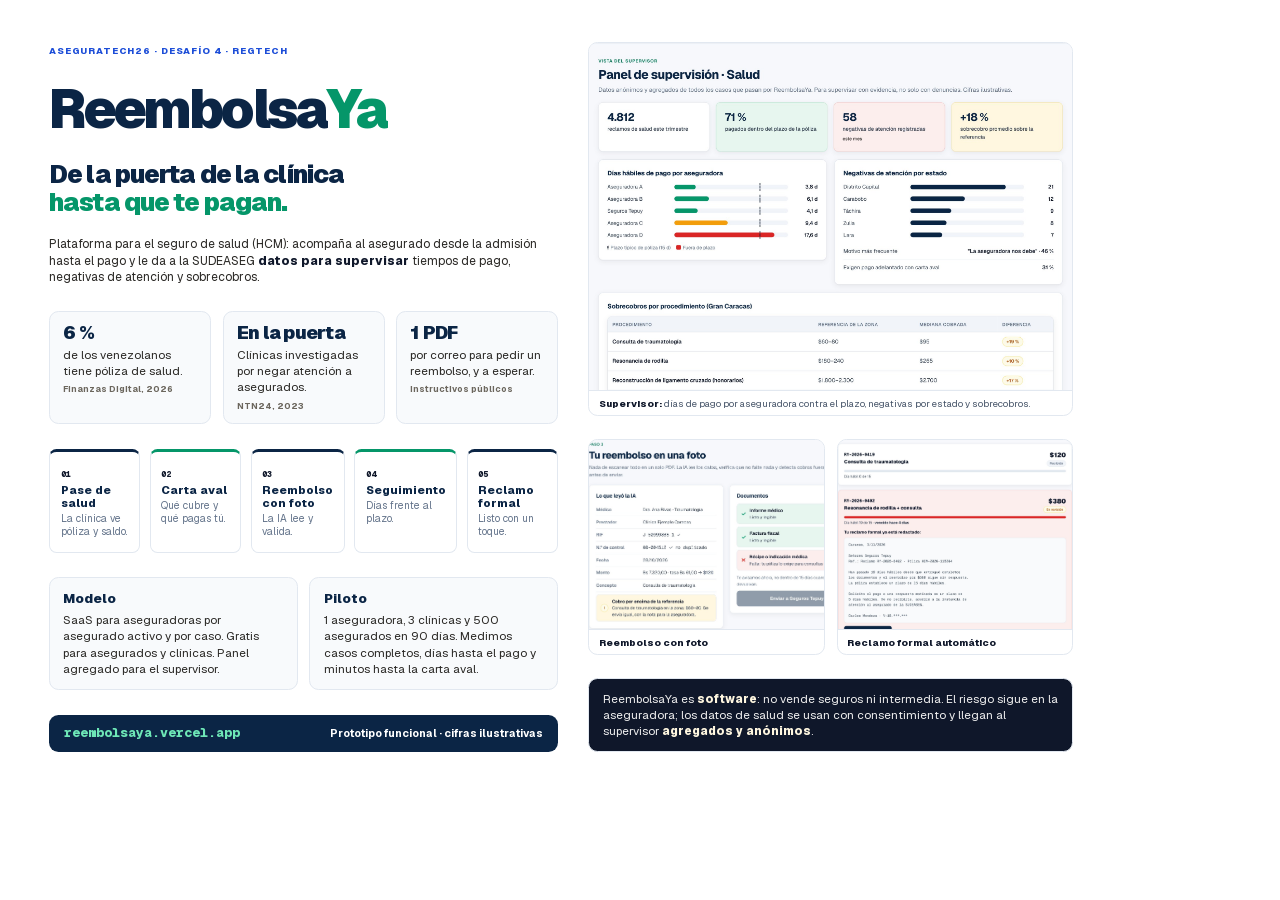
<file: postulacion/lamina.html>
<!DOCTYPE html>
<html lang="es">
<head>
<meta charset="utf-8">
<title>ReembolsaYa — Lámina resumen · AseguraTech26</title>
<style>
  @font-face { font-family: Geist; src: url(geist.woff2) format("woff2"); font-weight: 100 900; }
  @font-face { font-family: GeistMono; src: url(geist-mono.woff2) format("woff2"); font-weight: 100 900; }
  @page { size: 297mm 210mm; margin: 0; }
  :root { --tinta:#111; --papel:#fff8ec; --amarillo:#ffd60a; --menta:#8ff0a4; --rosa:#ff9ebb; --celeste:#9bd7ff; --lila:#c8b6ff; }
  * { box-sizing: border-box; margin: 0; padding: 0; }
  body { font-family: Geist, sans-serif; color: var(--tinta); font-size: 9pt; line-height: 1.4; -webkit-print-color-adjust: exact; print-color-adjust: exact; }
  .pagina { width: 297mm; height: 210mm; position: relative; overflow: hidden; padding: 11mm 13mm; background: var(--papel); background-image: radial-gradient(#e6dccb 0.35mm, transparent 0.4mm); background-size: 5mm 5mm; display: grid; grid-template-columns: 1.05fr 1fr; gap: 8mm; }
  .etq { display: inline-block; font-size: 7pt; font-weight: 800; letter-spacing: .08em; text-transform: uppercase; padding: 0.9mm 2.8mm; border: 0.5mm solid var(--tinta); border-radius: 99px; background: var(--amarillo); }
  .logo { font-size: 40pt; font-weight: 900; letter-spacing: -0.055em; line-height: 1; margin-top: 4mm; white-space: nowrap; }
  .logo span { background: var(--menta); border: 0.7mm solid var(--tinta); border-radius: 3mm; padding: 0 2.5mm 1mm; box-shadow: 1.3mm 1.3mm 0 var(--tinta); display: inline-block; transform: rotate(-3deg); margin-left: 1mm; }
  .lema { font-size: 19pt; font-weight: 900; letter-spacing: -0.035em; line-height: 1.1; margin-top: 4mm; }
  .lema mark { background: var(--amarillo); border: 0.5mm solid var(--tinta); border-radius: 1.5mm; padding: 0 1.5mm; }
  p { margin-top: 2.5mm; color: #2a2825; }
  b { font-weight: 800; color: var(--tinta); }
  h3 { font-size: 9.8pt; font-weight: 850; margin-bottom: 1mm; }
  .caja { border: 0.6mm solid var(--tinta); border-radius: 2.5mm; padding: 3mm 3.5mm; background: #fff; box-shadow: 1.1mm 1.1mm 0 var(--tinta); }
  .caja p { margin: 0; font-size: 8.8pt; }
  .prob { display: grid; grid-template-columns: 1fr 1fr 1fr; gap: 3mm; margin-top: 4mm; }
  .prob .n { font-size: 14pt; font-weight: 900; letter-spacing: -0.04em; line-height: 1.05; margin-bottom: 1mm; }
  .fuente { font-size: 6.5pt; font-weight: 700; color: #6b665d; margin-top: 1mm; }
  .viaje { display: grid; grid-template-columns: repeat(5, 1fr); border: 0.6mm solid var(--tinta); border-radius: 2.5mm; overflow: hidden; box-shadow: 1.1mm 1.1mm 0 var(--tinta); margin-top: 4mm; }
  .viaje > div { padding: 3.5mm 2.8mm; border-right: 0.6mm solid var(--tinta); }
  .viaje > div:last-child { border-right: 0; }
  .viaje .n { font-family: GeistMono, monospace; font-size: 6.5pt; font-weight: 800; }
  .viaje b { display: block; font-size: 8.5pt; margin: 0.6mm 0; line-height: 1.15; }
  .viaje p { font-size: 7.6pt; margin: 0; line-height: 1.3; }
  .der { display: flex; flex-direction: column; gap: 4mm; justify-content: space-between; }
  figure { border: 0.6mm solid var(--tinta); border-radius: 2.5mm; overflow: hidden; background: #fff; box-shadow: 1.1mm 1.1mm 0 var(--tinta); }
  figure img { display: block; width: 100%; }
  figcaption { font-size: 7.3pt; padding: 1.4mm 2.5mm; border-top: 0.6mm solid var(--tinta); }
  .dos { display: grid; grid-template-columns: 1fr 1fr; gap: 3mm; }
  .url { font-family: GeistMono, monospace; font-weight: 800; font-size: 10pt; background: var(--tinta); color: var(--amarillo); padding: 2.5mm 4mm; border-radius: 2.5mm; display: flex; justify-content: space-between; align-items: center; margin-top: auto; }
  .url span { color: #fff; font-family: Geist, sans-serif; font-weight: 700; font-size: 8pt; }

  /* ===== Estilo corporativo ===== */
  :root { --tinta:#0f172a; --papel:#f8fafc; --amarillo:#fff7e0; --menta:#e7f7ef; --rosa:#fdeeee; --celeste:#eaf2fe; --lila:#eef1fb; --gris:#64748b; --navy:#0b2545; --esm:#059669; }
  .pagina { background:#fff; background-image:none; }
  .etq { border:0; padding:0; background:none !important; color:#1d4ed8; letter-spacing:.1em; }
  h1, h2, h3 { color: var(--navy); }
  h1 { font-weight:750; letter-spacing:-0.03em; }
  h1 mark { background:none; border:0; padding:0; color:var(--esm); }
  .caja { border:0.3mm solid #e2e8f0; box-shadow:none; border-radius:2.5mm; background:#f8fafc; }
  .caja.am { background:#fffbeb; border-color:#fde68a; } .caja.me { background:#ecfdf5; border-color:#a7f3d0; } .caja.ro { background:#fef2f2; border-color:#fecaca; } .caja.ce { background:#eff6ff; border-color:#bfdbfe; } .caja.li { background:#eef2ff; border-color:#c7d2fe; }
  .caja.ne { background:var(--navy); border-color:var(--navy); } .caja.ne h3 { color:#fff; }
  .dato { color:var(--navy); font-weight:750; }
  figure { border:0.3mm solid #e2e8f0; box-shadow:none; border-radius:2.5mm; }
  figcaption { border-top:0.3mm solid #e2e8f0; color:#475569; }
  table { border:0.3mm solid #e2e8f0; border-radius:2mm; }
  th { background:#f1f5f9; color:#64748b; border-bottom:0.3mm solid #e2e8f0; }
  .viaje { border:0; box-shadow:none; gap:2.5mm; overflow:visible; }
  .viaje > div { background:#fff !important; border:0.3mm solid #e2e8f0 !important; border-top:0.8mm solid var(--navy) !important; border-radius:2mm; }
  .viaje > div:nth-child(2n) { border-top-color:var(--esm) !important; }
  .viaje b { color:var(--navy); } .viaje p { color:#64748b; }
  .num { background:var(--navy); color:#fff; border:0; }
  li::before { background:var(--esm); transform:none; border-radius:50%; width:1.6mm; height:1.6mm; top:1.8mm; }
  .pie { border-top:0.3mm solid #e2e8f0; color:#94a3b8; font-weight:500; }
  .url { background:var(--navy) !important; }
  .url, .url * { color:#fff !important; }
  .url { color:#6ee7b7 !important; }

  .logo { color:var(--navy); } .logo span { background:none; border:0; box-shadow:none; transform:none; color:var(--esm); padding:0; margin:0; }
  .lema { color:var(--navy); } .lema mark { background:none; border:0; color:var(--esm); padding:0; }
  .prob .n { color:var(--navy); }
</style>
</head>
<body>
<section class="pagina">
  <div style="display:flex;flex-direction:column;justify-content:space-between">
    <div><span class="etq">AseguraTech26 · Desafío 4 · RegTech</span></div>
    <div class="logo">Reembolsa<span>Ya</span></div>
    <div class="lema">De la puerta de la clínica<br><mark>hasta que te pagan.</mark></div>
    <p>Plataforma para el seguro de salud (HCM): acompaña al asegurado desde la admisión hasta el pago y le da a la SUDEASEG <b>datos para supervisar</b> tiempos de pago, negativas de atención y sobrecobros.</p>
    <div class="prob">
      <div class="caja"><div class="n">6 %</div><p>de los venezolanos tiene póliza de salud.</p><div class="fuente">Finanzas Digital, 2026</div></div>
      <div class="caja"><div class="n">En la puerta</div><p>Clínicas investigadas por negar atención a asegurados.</p><div class="fuente">NTN24, 2023</div></div>
      <div class="caja"><div class="n">1 PDF</div><p>por correo para pedir un reembolso, y a esperar.</p><div class="fuente">Instructivos públicos</div></div>
    </div>
    <div class="viaje">
      <div style="background:var(--menta)"><span class="n">01</span><b>Pase de salud</b><p>La clínica ve póliza y saldo.</p></div>
      <div style="background:var(--amarillo)"><span class="n">02</span><b>Carta aval</b><p>Qué cubre y qué pagas tú.</p></div>
      <div style="background:var(--rosa)"><span class="n">03</span><b>Reembolso con foto</b><p>La IA lee y valida.</p></div>
      <div style="background:var(--celeste)"><span class="n">04</span><b>Seguimiento</b><p>Días frente al plazo.</p></div>
      <div style="background:var(--lila)"><span class="n">05</span><b>Reclamo formal</b><p>Listo con un toque.</p></div>
    </div>
    <div class="dos" style="margin-top:4mm">
      <div class="caja"><h3>Modelo</h3><p>SaaS para aseguradoras por asegurado activo y por caso. Gratis para asegurados y clínicas. Panel agregado para el supervisor.</p></div>
      <div class="caja"><h3>Piloto</h3><p>1 aseguradora, 3 clínicas y 500 asegurados en 90 días. Medimos casos completos, días hasta el pago y minutos hasta la carta aval.</p></div>
    </div>
    <div class="url" style="margin-top:4mm">reembolsaya.vercel.app <span>Prototipo funcional · cifras ilustrativas</span></div>
  </div>
  <div class="der">
    <figure><img src="img/supervisor.jpg" alt="" style="height:92mm;object-fit:cover;object-position:top"><figcaption><b>Supervisor:</b> días de pago por aseguradora contra el plazo, negativas por estado y sobrecobros.</figcaption></figure>
    <div class="dos">
      <figure><img src="img/reembolso.jpg" alt="" style="height:50mm;object-fit:cover;object-position:top left"><figcaption><b>Reembolso con foto</b></figcaption></figure>
      <figure><img src="img/casos.jpg" alt="" style="height:50mm;object-fit:cover;object-position:0 22%"><figcaption><b>Reclamo formal automático</b></figcaption></figure>
    </div>
    <div class="caja" style="background:var(--tinta);color:#fff"><p style="color:#eee">ReembolsaYa es <b style="color:var(--amarillo)">software</b>: no vende seguros ni intermedia. El riesgo sigue en la aseguradora; los datos de salud se usan con consentimiento y llegan al supervisor <b style="color:var(--amarillo)">agregados y anónimos</b>.</p></div>
  </div>
</section>
</body>
</html>
</file>
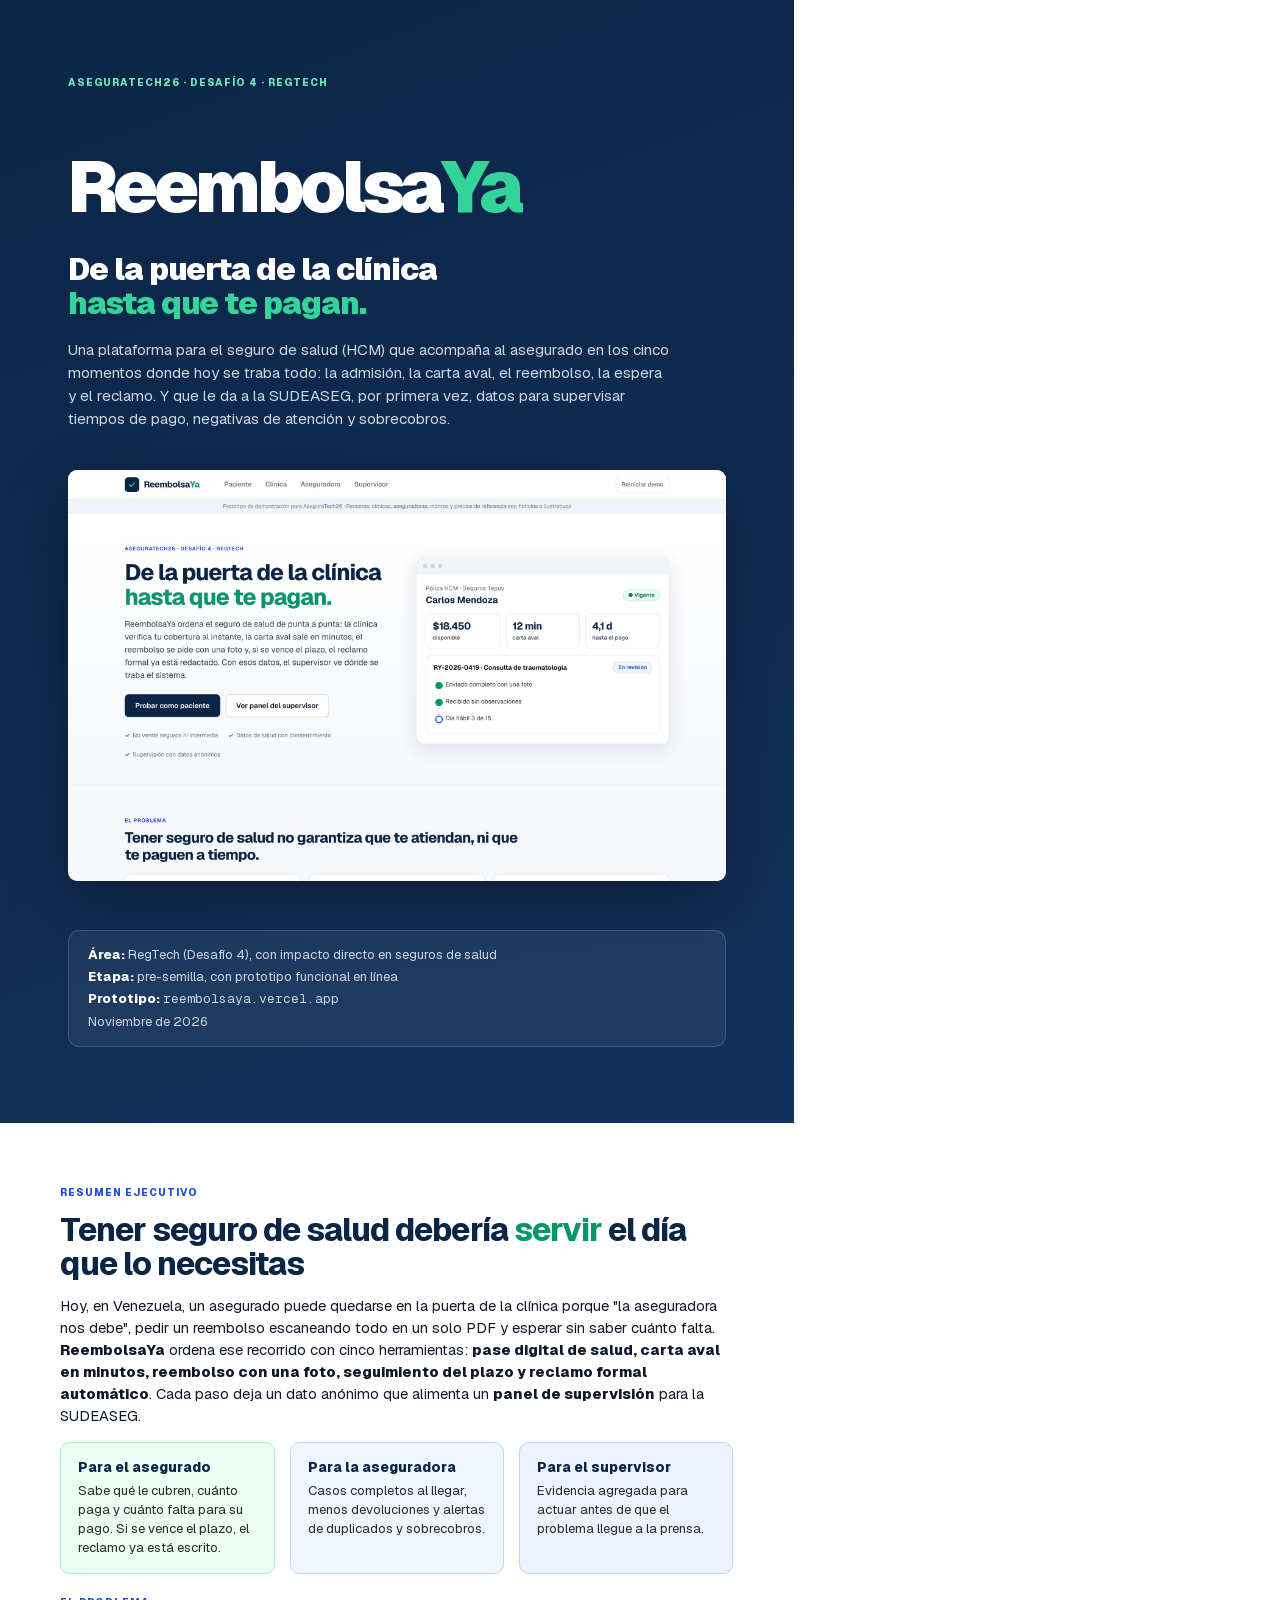
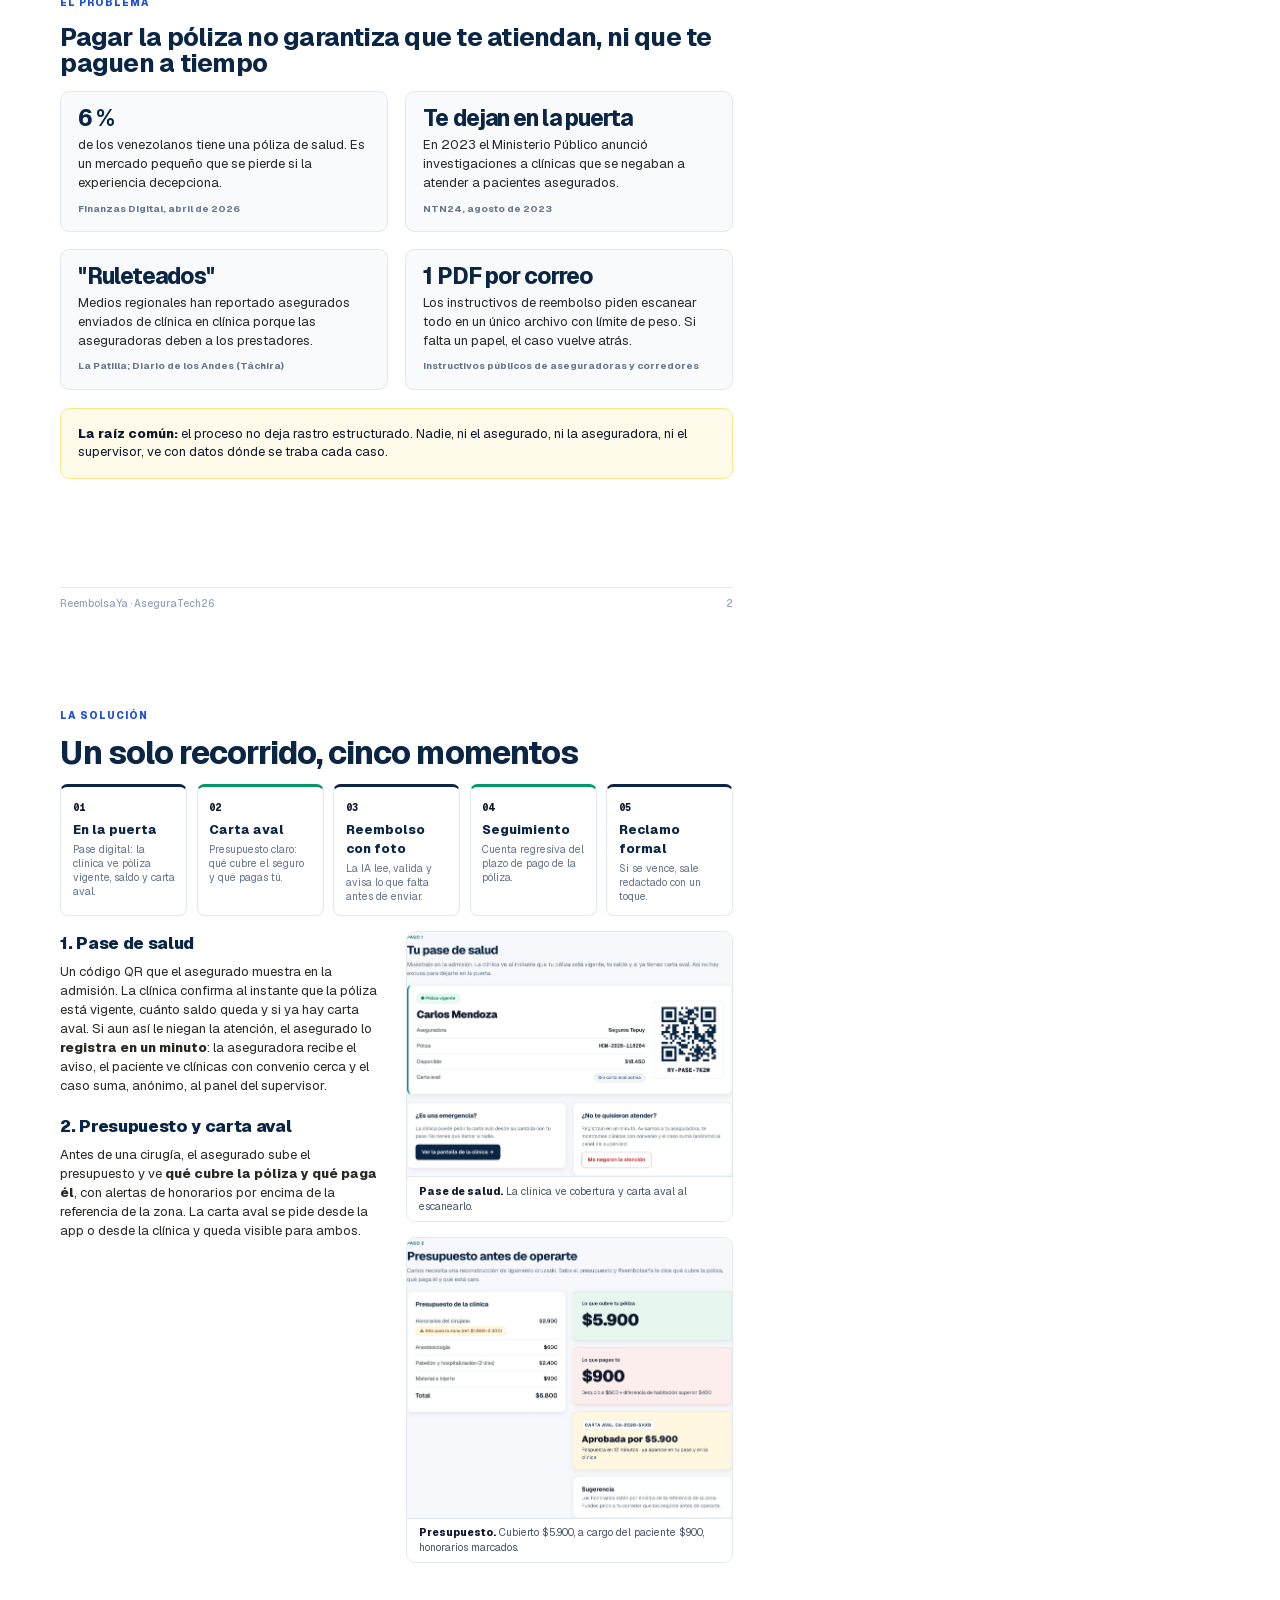
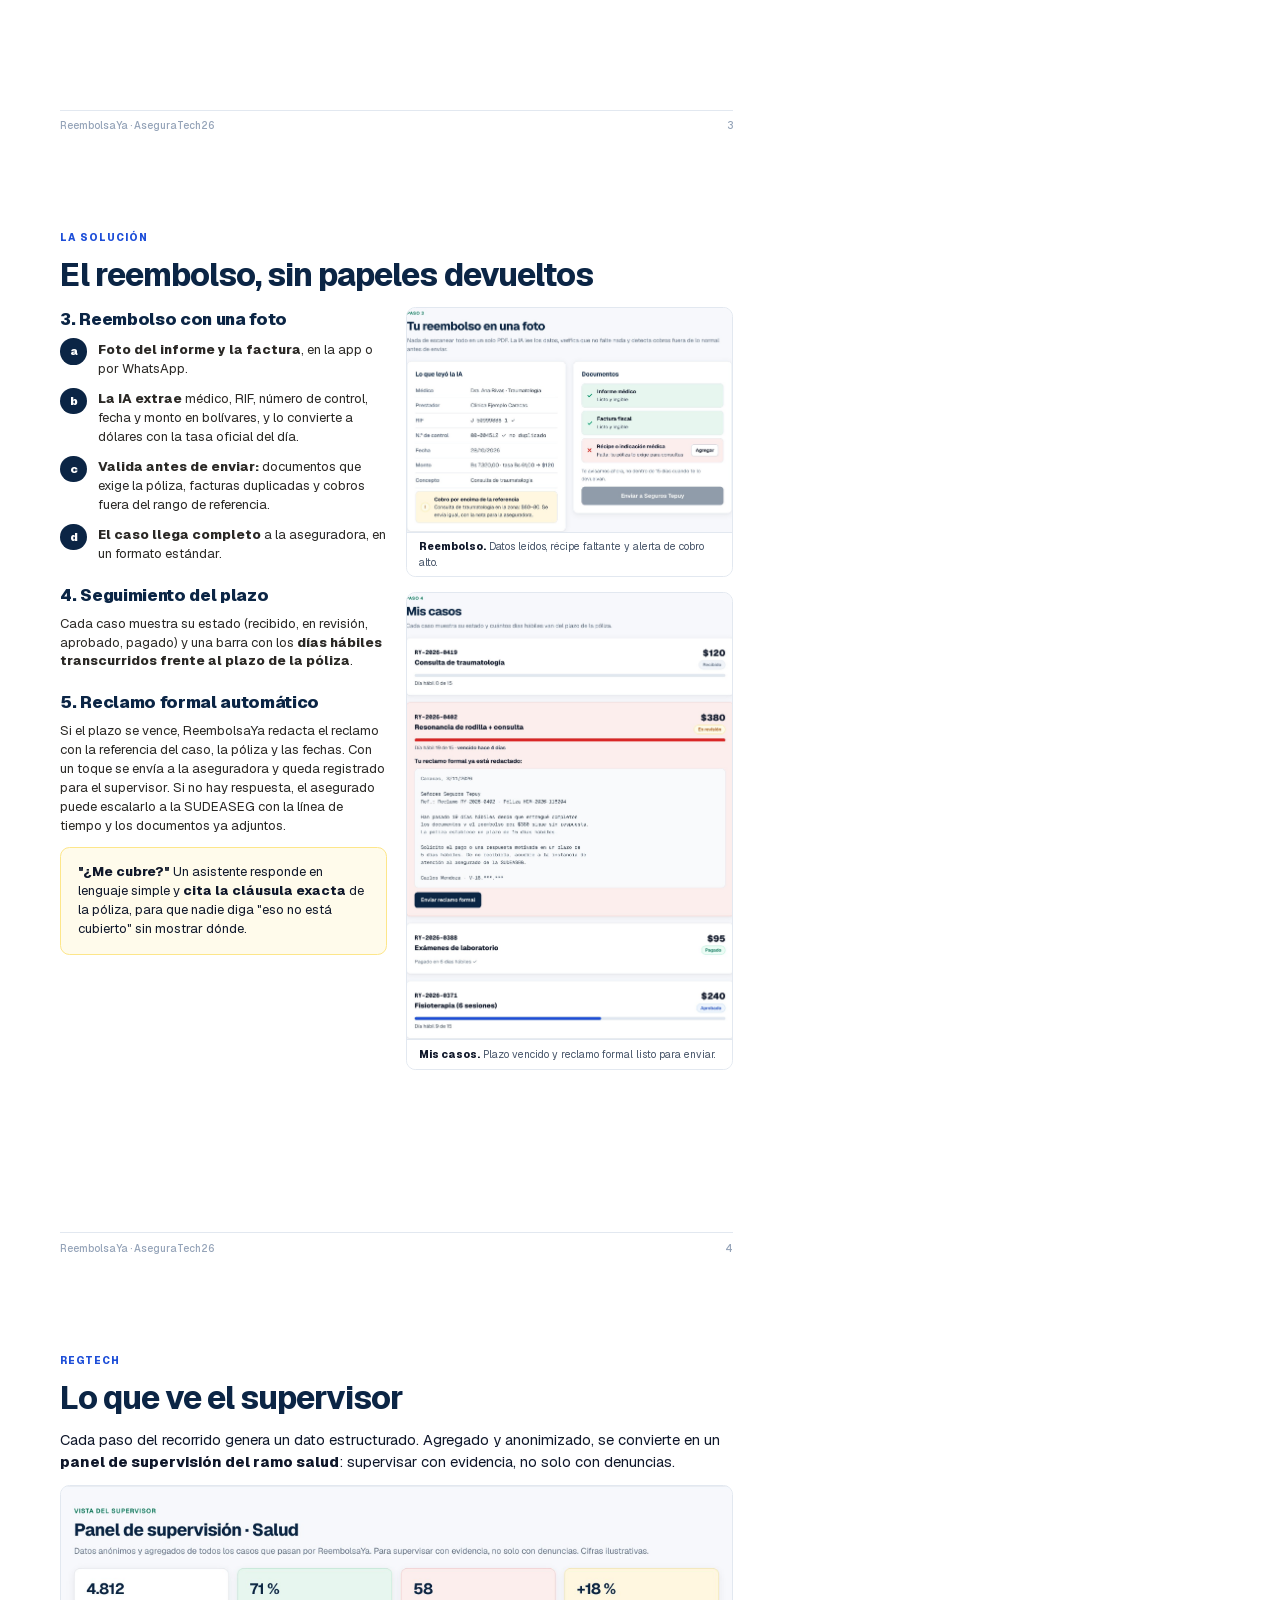
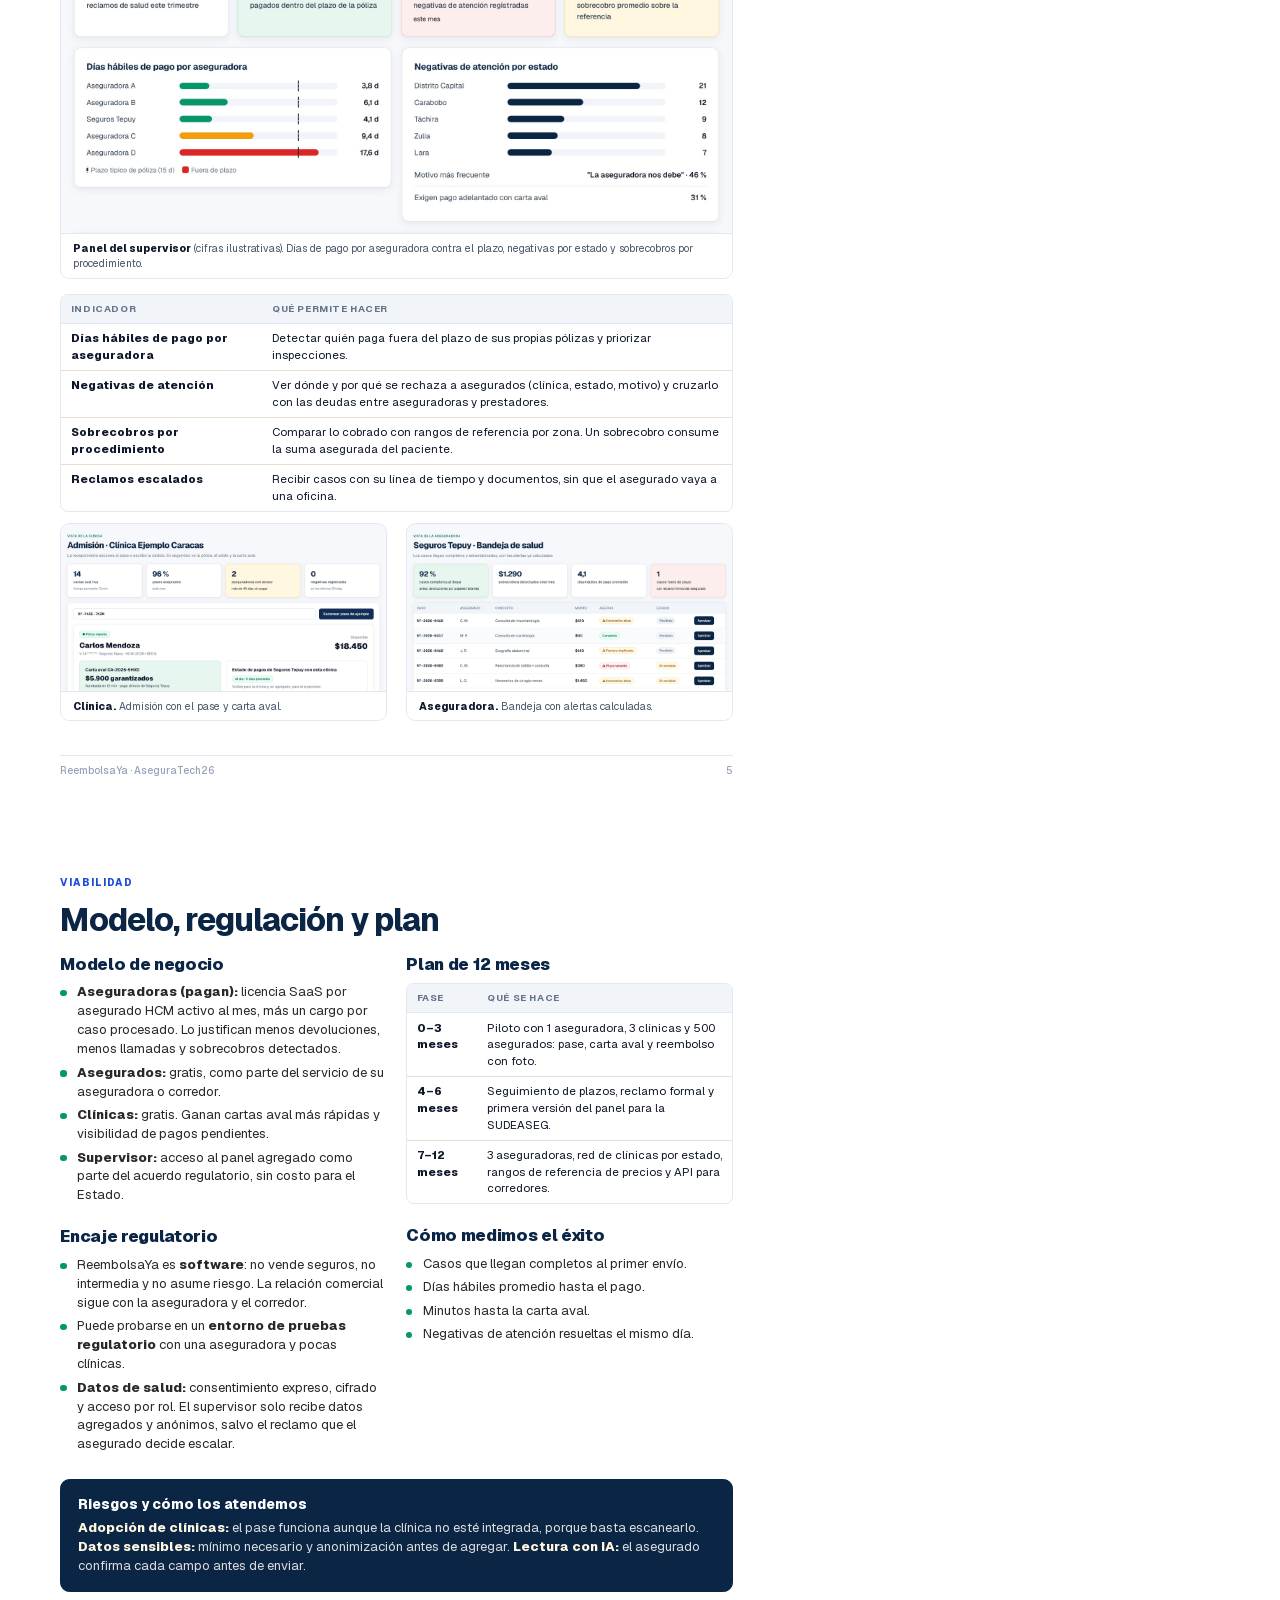
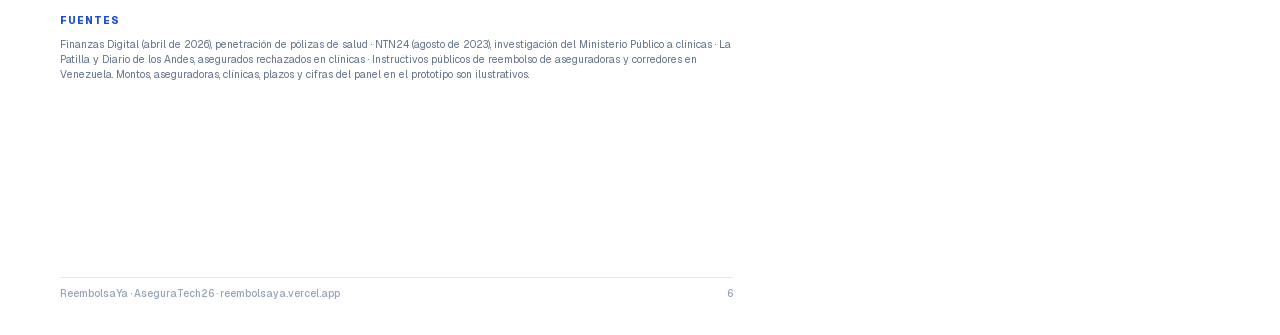
<file: postulacion/principal.html>
<!DOCTYPE html>
<html lang="es">
<head>
<meta charset="utf-8">
<title>ReembolsaYa — Propuesta de innovación · AseguraTech26</title>
<style>
  @font-face { font-family: Geist; src: url(geist.woff2) format("woff2"); font-weight: 100 900; }
  @font-face { font-family: GeistMono; src: url(geist-mono.woff2) format("woff2"); font-weight: 100 900; }
  @page { size: 210mm 297mm; margin: 0; }
  :root { --tinta:#111; --papel:#fff8ec; --amarillo:#ffd60a; --menta:#8ff0a4; --rosa:#ff9ebb; --celeste:#9bd7ff; --naranja:#ff7a3d; --lila:#c8b6ff; --rojo:#ff4d4d; --gris:#55524c; }
  * { box-sizing: border-box; margin: 0; padding: 0; }
  body { font-family: Geist, sans-serif; color: var(--tinta); font-size: 9.8pt; line-height: 1.45; -webkit-print-color-adjust: exact; print-color-adjust: exact; }
  .pagina { width: 210mm; height: 297mm; position: relative; overflow: hidden; page-break-after: always; padding: 16mm 16mm 20mm; background: var(--papel); background-image: radial-gradient(#e6dccb 0.35mm, transparent 0.4mm); background-size: 5mm 5mm; }
  .pagina:last-child { page-break-after: auto; }
  .pie { position: absolute; left: 16mm; right: 16mm; bottom: 9mm; display: flex; justify-content: space-between; font-size: 7.5pt; font-weight: 700; border-top: 0.6mm solid var(--tinta); padding-top: 2.2mm; }
  .etq { display: inline-block; font-size: 7.5pt; font-weight: 800; letter-spacing: .08em; text-transform: uppercase; padding: 1mm 3mm; border: 0.5mm solid var(--tinta); border-radius: 99px; background: #fff; }
  .etq.am { background: var(--amarillo); } .etq.me { background: var(--menta); } .etq.ro { background: var(--rosa); } .etq.ce { background: var(--celeste); } .etq.li { background: var(--lila); }
  h1 { font-size: 24pt; font-weight: 900; letter-spacing: -0.04em; line-height: 1.04; margin: 3mm 0 4mm; }
  h1 mark { background: var(--amarillo); padding: 0 1.5mm; border: 0.5mm solid var(--tinta); border-radius: 1.5mm; }
  h2 { font-size: 12.5pt; font-weight: 850; letter-spacing: -0.02em; margin: 5mm 0 2mm; }
  h3 { font-size: 10.3pt; font-weight: 800; margin-bottom: 1mm; }
  p { margin-bottom: 2.3mm; color: #2a2825; }
  .intro { font-size: 11pt; line-height: 1.5; color: var(--tinta); }
  b { font-weight: 800; }
  ul { list-style: none; margin-bottom: 2.5mm; }
  li { position: relative; padding-left: 4.5mm; margin-top: 1.2mm; color: #2a2825; }
  li::before { content: ""; position: absolute; left: 0; top: 1.6mm; width: 2mm; height: 2mm; background: var(--tinta); transform: rotate(45deg); }
  .cols { display: grid; grid-template-columns: 1fr 1fr; gap: 5mm; }
  .cols3 { display: grid; grid-template-columns: 1fr 1fr 1fr; gap: 4mm; }
  .caja { border: 0.6mm solid var(--tinta); border-radius: 3mm; padding: 4mm 4.5mm; background: #fff; box-shadow: 1.3mm 1.3mm 0 var(--tinta); }
  .caja.am { background: var(--amarillo); } .caja.me { background: var(--menta); } .caja.ro { background: var(--rosa); } .caja.ce { background: var(--celeste); } .caja.li { background: var(--lila); } .caja.ne { background: var(--tinta); color: #fff; } .caja.ne p { color: #ddd; }
  .caja p:last-child { margin-bottom: 0; }
  .dato { font-size: 17pt; font-weight: 900; letter-spacing: -0.04em; line-height: 1.02; margin-bottom: 1.5mm; }
  .fuente { font-size: 7.3pt; font-weight: 700; color: var(--gris); margin-top: 1.5mm; }
  .ic { font-size: 16pt; line-height: 1; margin-bottom: 1.5mm; }
  figure { border: 0.6mm solid var(--tinta); border-radius: 3mm; overflow: hidden; background: #fff; box-shadow: 1.3mm 1.3mm 0 var(--tinta); }
  figure img { display: block; width: 100%; }
  figcaption { font-size: 7.8pt; padding: 1.8mm 3mm; border-top: 0.6mm solid var(--tinta); background: #fff; color: #2a2825; }
  figcaption b { color: var(--tinta); }
  table { width: 100%; border-collapse: separate; border-spacing: 0; font-size: 8.6pt; margin: 2mm 0 3mm; border: 0.6mm solid var(--tinta); border-radius: 2.5mm; overflow: hidden; background: #fff; }
  th { text-align: left; font-size: 7.3pt; letter-spacing: .06em; text-transform: uppercase; background: var(--amarillo); padding: 1.8mm 2.5mm; border-bottom: 0.6mm solid var(--tinta); }
  td { padding: 1.7mm 2.5mm; border-bottom: 0.3mm solid #e7e0d2; vertical-align: top; }
  tr:last-child td { border-bottom: 0; }
  .mono { font-family: GeistMono, monospace; }
  .viaje { display: grid; grid-template-columns: repeat(5, 1fr); border: 0.6mm solid var(--tinta); border-radius: 3mm; overflow: hidden; box-shadow: 1.3mm 1.3mm 0 var(--tinta); margin: 3mm 0 4mm; }
  .viaje > div { padding: 3mm; border-right: 0.6mm solid var(--tinta); }
  .viaje > div:last-child { border-right: 0; }
  .viaje .n { font-family: GeistMono, monospace; font-size: 7.5pt; font-weight: 800; }
  .viaje b { display: block; font-size: 9.5pt; margin: 1mm 0; }
  .viaje p { font-size: 7.8pt; margin: 0; line-height: 1.35; }
  .paso { display: flex; gap: 3mm; align-items: flex-start; margin-bottom: 2.4mm; }
  .num { flex: 0 0 auto; width: 7mm; height: 7mm; border: 0.5mm solid var(--tinta); border-radius: 50%; background: var(--amarillo); font-weight: 900; font-size: 8.5pt; display: inline-flex; align-items: center; justify-content: center; }
  .paso p { margin: 0.6mm 0 0; }

  .portada { background: var(--amarillo); background-image: radial-gradient(rgba(0,0,0,.13) 0.35mm, transparent 0.4mm); background-size: 5mm 5mm; padding: 20mm 18mm; display: flex; flex-direction: column; }
  .portada .logo { white-space: nowrap; font-size: 54pt; font-weight: 900; letter-spacing: -0.055em; line-height: 1; margin-top: 16mm; display: flex; align-items: center; gap: 3mm; }
  .portada .logo span { background: var(--menta); border: 0.9mm solid var(--tinta); border-radius: 4mm; padding: 0 4mm 2mm; box-shadow: 2mm 2mm 0 var(--tinta); transform: rotate(-3deg); display: inline-block; }
  .portada .lema { font-size: 23pt; font-weight: 900; line-height: 1.1; margin-top: 8mm; letter-spacing: -0.035em; }
  .portada .lema mark { background: #fff; border: 0.6mm solid var(--tinta); padding: 0 2mm; border-radius: 1.5mm; }
  .portada .sub { font-size: 11.5pt; margin-top: 5mm; line-height: 1.5; max-width: 160mm; color: var(--tinta); }
  .portada figure { margin: 8mm 0 8mm; transform: rotate(-1.2deg); box-shadow: 2.2mm 2.2mm 0 var(--tinta); }
  .portada .datos { margin-top: auto; font-size: 9.8pt; line-height: 1.7; background: #fff; border: 0.6mm solid var(--tinta); border-radius: 3mm; padding: 3.5mm 5mm; box-shadow: 1.3mm 1.3mm 0 var(--tinta); }
  .pegatina { position: absolute; font-weight: 900; font-size: 12pt; border: 0.7mm solid var(--tinta); border-radius: 99px; padding: 2mm 5mm; box-shadow: 1.3mm 1.3mm 0 var(--tinta); }

  /* ===== Estilo corporativo ===== */
  :root { --tinta:#0f172a; --papel:#f8fafc; --amarillo:#fff7e0; --menta:#e7f7ef; --rosa:#fdeeee; --celeste:#eaf2fe; --lila:#eef1fb; --gris:#64748b; --navy:#0b2545; --esm:#059669; }
  .pagina { background:#fff; background-image:none; }
  .etq { border:0; padding:0; background:none !important; color:#1d4ed8; letter-spacing:.1em; }
  h1, h2, h3 { color: var(--navy); }
  h1 { font-weight:750; letter-spacing:-0.03em; }
  h1 mark { background:none; border:0; padding:0; color:var(--esm); }
  .caja { border:0.3mm solid #e2e8f0; box-shadow:none; border-radius:2.5mm; background:#f8fafc; }
  .caja.am { background:#fffbeb; border-color:#fde68a; } .caja.me { background:#ecfdf5; border-color:#a7f3d0; } .caja.ro { background:#fef2f2; border-color:#fecaca; } .caja.ce { background:#eff6ff; border-color:#bfdbfe; } .caja.li { background:#eef2ff; border-color:#c7d2fe; }
  .caja.ne { background:var(--navy); border-color:var(--navy); } .caja.ne h3 { color:#fff; }
  .dato { color:var(--navy); font-weight:750; }
  figure { border:0.3mm solid #e2e8f0; box-shadow:none; border-radius:2.5mm; }
  figcaption { border-top:0.3mm solid #e2e8f0; color:#475569; }
  table { border:0.3mm solid #e2e8f0; border-radius:2mm; }
  th { background:#f1f5f9; color:#64748b; border-bottom:0.3mm solid #e2e8f0; }
  .viaje { border:0; box-shadow:none; gap:2.5mm; overflow:visible; }
  .viaje > div { background:#fff !important; border:0.3mm solid #e2e8f0 !important; border-top:0.8mm solid var(--navy) !important; border-radius:2mm; }
  .viaje > div:nth-child(2n) { border-top-color:var(--esm) !important; }
  .viaje b { color:var(--navy); } .viaje p { color:#64748b; }
  .num { background:var(--navy); color:#fff; border:0; }
  li::before { background:var(--esm); transform:none; border-radius:50%; width:1.6mm; height:1.6mm; top:1.8mm; }
  .pie { border-top:0.3mm solid #e2e8f0; color:#94a3b8; font-weight:500; }
  .url { background:var(--navy) !important; }
  .url, .url * { color:#fff !important; }
  .url { color:#6ee7b7 !important; }

  .portada { background:linear-gradient(160deg,#0b2545 0%,#13315c 100%) !important; background-image:linear-gradient(160deg,#0b2545 0%,#13315c 100%) !important; color:#fff; }
  .portada .etq { color:#6ee7b7; }
  .portada .logo { color:#fff; gap:0; }
  .portada .logo span { background:none; border:0; box-shadow:none; transform:none; color:#34d399; padding:0; }
  .portada .lema { color:#fff; } .portada .lema mark { background:none; border:0; color:#34d399; padding:0; }
  .portada .sub { color:#cbd5e1; }
  .portada figure { transform:none; box-shadow:0 6mm 16mm rgba(0,0,0,.35); border:0; }
  .portada .datos { background:rgba(255,255,255,.06); border:0.3mm solid rgba(255,255,255,.15); box-shadow:none; color:#cbd5e1; }
  .portada .datos b { color:#fff; }
  .pegatina { display:none; }
</style>
</head>
<body>

<section class="pagina portada">
  <span class="etq" style="align-self:flex-start">AseguraTech26 · Desafío 4 · RegTech</span>
  <div class="logo">Reembolsa<span>Ya</span></div>
  <div class="lema">De la puerta de la clínica<br><mark>hasta que te pagan.</mark></div>
  <p class="sub">Una plataforma para el seguro de salud (HCM) que acompaña al asegurado en los cinco momentos donde hoy se traba todo: la admisión, la carta aval, el reembolso, la espera y el reclamo. Y que le da a la SUDEASEG, por primera vez, datos para supervisar tiempos de pago, negativas de atención y sobrecobros.</p>
  <figure><img src="img/landing.jpg" alt=""></figure>
  <span class="pegatina" style="right:14mm;top:142mm;background:var(--rosa);transform:rotate(6deg)">Pagado ✓</span>
  <div class="datos">
    <b>Área:</b> RegTech (Desafío 4), con impacto directo en seguros de salud<br>
    <b>Etapa:</b> pre-semilla, con prototipo funcional en línea<br>
    <b>Prototipo:</b> <span class="mono">reembolsaya.vercel.app</span><br>
    Noviembre de 2026
  </div>
</section>

<section class="pagina">
  <span class="etq am">Resumen ejecutivo</span>
  <h1>Tener seguro de salud debería <mark>servir</mark> el día que lo necesitas</h1>
  <p class="intro">Hoy, en Venezuela, un asegurado puede quedarse en la puerta de la clínica porque "la aseguradora nos debe", pedir un reembolso escaneando todo en un solo PDF y esperar sin saber cuánto falta. <b>ReembolsaYa</b> ordena ese recorrido con cinco herramientas: <b>pase digital de salud, carta aval en minutos, reembolso con una foto, seguimiento del plazo y reclamo formal automático</b>. Cada paso deja un dato anónimo que alimenta un <b>panel de supervisión</b> para la SUDEASEG.</p>
  <div class="cols3" style="margin:4mm 0 2mm">
    <div class="caja me"><h3>Para el asegurado</h3><p>Sabe qué le cubren, cuánto paga y cuánto falta para su pago. Si se vence el plazo, el reclamo ya está escrito.</p></div>
    <div class="caja ce"><h3>Para la aseguradora</h3><p>Casos completos al llegar, menos devoluciones y alertas de duplicados y sobrecobros.</p></div>
    <div class="caja li"><h3>Para el supervisor</h3><p>Evidencia agregada para actuar antes de que el problema llegue a la prensa.</p></div>
  </div>
  <span class="etq ro" style="margin-top:4mm">El problema</span>
  <h1 style="font-size:19pt">Pagar la póliza no garantiza que te atiendan, ni que te paguen a tiempo</h1>
  <div class="cols" style="gap:4.5mm">
    <div class="caja"><div class="dato">6 %</div><p>de los venezolanos tiene una póliza de salud. Es un mercado pequeño que se pierde si la experiencia decepciona.</p><div class="fuente">Finanzas Digital, abril de 2026</div></div>
    <div class="caja"><div class="dato">Te dejan en la puerta</div><p>En 2023 el Ministerio Público anunció investigaciones a clínicas que se negaban a atender a pacientes asegurados.</p><div class="fuente">NTN24, agosto de 2023</div></div>
    <div class="caja"><div class="dato">"Ruleteados"</div><p>Medios regionales han reportado asegurados enviados de clínica en clínica porque las aseguradoras deben a los prestadores.</p><div class="fuente">La Patilla; Diario de los Andes (Táchira)</div></div>
    <div class="caja"><div class="dato">1 PDF por correo</div><p>Los instructivos de reembolso piden escanear todo en un único archivo con límite de peso. Si falta un papel, el caso vuelve atrás.</p><div class="fuente">Instructivos públicos de aseguradoras y corredores</div></div>
  </div>
  <div class="caja am" style="margin-top:5mm"><b>La raíz común:</b> el proceso no deja rastro estructurado. Nadie, ni el asegurado, ni la aseguradora, ni el supervisor, ve con datos dónde se traba cada caso.</div>
  <div class="pie"><span>ReembolsaYa · AseguraTech26</span><span>2</span></div>
</section>

<section class="pagina">
  <span class="etq ce">La solución</span>
  <h1>Un solo recorrido, cinco momentos</h1>
  <div class="viaje">
    <div style="background:var(--menta)"><span class="n">01</span><b>En la puerta</b><p>Pase digital: la clínica ve póliza vigente, saldo y carta aval.</p></div>
    <div style="background:var(--amarillo)"><span class="n">02</span><b>Carta aval</b><p>Presupuesto claro: qué cubre el seguro y qué pagas tú.</p></div>
    <div style="background:var(--rosa)"><span class="n">03</span><b>Reembolso con foto</b><p>La IA lee, valida y avisa lo que falta antes de enviar.</p></div>
    <div style="background:var(--celeste)"><span class="n">04</span><b>Seguimiento</b><p>Cuenta regresiva del plazo de pago de la póliza.</p></div>
    <div style="background:var(--lila)"><span class="n">05</span><b>Reclamo formal</b><p>Si se vence, sale redactado con un toque.</p></div>
  </div>
  <div class="cols" style="align-items:start">
    <div>
      <h2 style="margin-top:0">1. Pase de salud</h2>
      <p>Un código QR que el asegurado muestra en la admisión. La clínica confirma al instante que la póliza está vigente, cuánto saldo queda y si ya hay carta aval. Si aun así le niegan la atención, el asegurado lo <b>registra en un minuto</b>: la aseguradora recibe el aviso, el paciente ve clínicas con convenio cerca y el caso suma, anónimo, al panel del supervisor.</p>
      <h2>2. Presupuesto y carta aval</h2>
      <p>Antes de una cirugía, el asegurado sube el presupuesto y ve <b>qué cubre la póliza y qué paga él</b>, con alertas de honorarios por encima de la referencia de la zona. La carta aval se pide desde la app o desde la clínica y queda visible para ambos.</p>
    </div>
    <div style="display:grid;gap:4mm">
      <figure><img src="img/pase.jpg" alt=""><figcaption><b>Pase de salud.</b> La clínica ve cobertura y carta aval al escanearlo.</figcaption></figure>
      <figure><img src="img/presupuesto.jpg" alt=""><figcaption><b>Presupuesto.</b> Cubierto $5.900, a cargo del paciente $900, honorarios marcados.</figcaption></figure>
    </div>
  </div>
  <div class="pie"><span>ReembolsaYa · AseguraTech26</span><span>3</span></div>
</section>

<section class="pagina">
  <span class="etq ro">La solución</span>
  <h1>El reembolso, sin papeles devueltos</h1>
  <div class="cols" style="align-items:start">
    <div>
      <h2 style="margin-top:0">3. Reembolso con una foto</h2>
      <div class="paso"><span class="num">a</span><p><b>Foto del informe y la factura</b>, en la app o por WhatsApp.</p></div>
      <div class="paso"><span class="num">b</span><p><b>La IA extrae</b> médico, RIF, número de control, fecha y monto en bolívares, y lo convierte a dólares con la tasa oficial del día.</p></div>
      <div class="paso"><span class="num">c</span><p><b>Valida antes de enviar:</b> documentos que exige la póliza, facturas duplicadas y cobros fuera del rango de referencia.</p></div>
      <div class="paso"><span class="num">d</span><p><b>El caso llega completo</b> a la aseguradora, en un formato estándar.</p></div>
      <h2>4. Seguimiento del plazo</h2>
      <p>Cada caso muestra su estado (recibido, en revisión, aprobado, pagado) y una barra con los <b>días hábiles transcurridos frente al plazo de la póliza</b>.</p>
      <h2>5. Reclamo formal automático</h2>
      <p>Si el plazo se vence, ReembolsaYa redacta el reclamo con la referencia del caso, la póliza y las fechas. Con un toque se envía a la aseguradora y queda registrado para el supervisor. Si no hay respuesta, el asegurado puede escalarlo a la SUDEASEG con la línea de tiempo y los documentos ya adjuntos.</p>
      <div class="caja am" style="margin-top:3mm"><b>"¿Me cubre?"</b> Un asistente responde en lenguaje simple y <b>cita la cláusula exacta</b> de la póliza, para que nadie diga "eso no está cubierto" sin mostrar dónde.</div>
    </div>
    <div style="display:grid;gap:4mm">
      <figure><img src="img/reembolso.jpg" alt=""><figcaption><b>Reembolso.</b> Datos leídos, récipe faltante y alerta de cobro alto.</figcaption></figure>
      <figure><img src="img/casos.jpg" alt="" style="height:118mm;object-fit:cover;object-position:top"><figcaption><b>Mis casos.</b> Plazo vencido y reclamo formal listo para enviar.</figcaption></figure>
    </div>
  </div>
  <div class="pie"><span>ReembolsaYa · AseguraTech26</span><span>4</span></div>
</section>

<section class="pagina">
  <span class="etq li">RegTech</span>
  <h1>Lo que ve el supervisor</h1>
  <p class="intro">Cada paso del recorrido genera un dato estructurado. Agregado y anonimizado, se convierte en un <b>panel de supervisión del ramo salud</b>: supervisar con evidencia, no solo con denuncias.</p>
  <figure style="margin:3mm 0 4mm"><img src="img/supervisor.jpg" alt="" style="height:92mm;object-fit:cover;object-position:top"><figcaption><b>Panel del supervisor</b> (cifras ilustrativas). Días de pago por aseguradora contra el plazo, negativas por estado y sobrecobros por procedimiento.</figcaption></figure>
  <table>
    <tr><th style="width:30%">Indicador</th><th>Qué permite hacer</th></tr>
    <tr><td><b>Días hábiles de pago por aseguradora</b></td><td>Detectar quién paga fuera del plazo de sus propias pólizas y priorizar inspecciones.</td></tr>
    <tr><td><b>Negativas de atención</b></td><td>Ver dónde y por qué se rechaza a asegurados (clínica, estado, motivo) y cruzarlo con las deudas entre aseguradoras y prestadores.</td></tr>
    <tr><td><b>Sobrecobros por procedimiento</b></td><td>Comparar lo cobrado con rangos de referencia por zona. Un sobrecobro consume la suma asegurada del paciente.</td></tr>
    <tr><td><b>Reclamos escalados</b></td><td>Recibir casos con su línea de tiempo y documentos, sin que el asegurado vaya a una oficina.</td></tr>
  </table>
  <div class="cols" style="margin-top:3mm">
    <figure><img src="img/clinica.jpg" alt="" style="height:44mm;object-fit:cover;object-position:top"><figcaption><b>Clínica.</b> Admisión con el pase y carta aval.</figcaption></figure>
    <figure><img src="img/aseguradora.jpg" alt="" style="height:44mm;object-fit:cover;object-position:top"><figcaption><b>Aseguradora.</b> Bandeja con alertas calculadas.</figcaption></figure>
  </div>
  <div class="pie"><span>ReembolsaYa · AseguraTech26</span><span>5</span></div>
</section>

<section class="pagina">
  <span class="etq am">Viabilidad</span>
  <h1>Modelo, regulación y plan</h1>
  <div class="cols" style="align-items:start">
    <div>
      <h2 style="margin-top:0">Modelo de negocio</h2>
      <ul>
        <li><b>Aseguradoras (pagan):</b> licencia SaaS por asegurado HCM activo al mes, más un cargo por caso procesado. Lo justifican menos devoluciones, menos llamadas y sobrecobros detectados.</li>
        <li><b>Asegurados:</b> gratis, como parte del servicio de su aseguradora o corredor.</li>
        <li><b>Clínicas:</b> gratis. Ganan cartas aval más rápidas y visibilidad de pagos pendientes.</li>
        <li><b>Supervisor:</b> acceso al panel agregado como parte del acuerdo regulatorio, sin costo para el Estado.</li>
      </ul>
      <h2>Encaje regulatorio</h2>
      <ul>
        <li>ReembolsaYa es <b>software</b>: no vende seguros, no intermedia y no asume riesgo. La relación comercial sigue con la aseguradora y el corredor.</li>
        <li>Puede probarse en un <b>entorno de pruebas regulatorio</b> con una aseguradora y pocas clínicas.</li>
        <li><b>Datos de salud:</b> consentimiento expreso, cifrado y acceso por rol. El supervisor solo recibe datos agregados y anónimos, salvo el reclamo que el asegurado decide escalar.</li>
      </ul>
    </div>
    <div>
      <h2 style="margin-top:0">Plan de 12 meses</h2>
      <table>
        <tr><th>Fase</th><th>Qué se hace</th></tr>
        <tr><td><b>0–3 meses</b></td><td>Piloto con 1 aseguradora, 3 clínicas y 500 asegurados: pase, carta aval y reembolso con foto.</td></tr>
        <tr><td><b>4–6 meses</b></td><td>Seguimiento de plazos, reclamo formal y primera versión del panel para la SUDEASEG.</td></tr>
        <tr><td><b>7–12 meses</b></td><td>3 aseguradoras, red de clínicas por estado, rangos de referencia de precios y API para corredores.</td></tr>
      </table>
      <h2>Cómo medimos el éxito</h2>
      <ul>
        <li>Casos que llegan completos al primer envío.</li>
        <li>Días hábiles promedio hasta el pago.</li>
        <li>Minutos hasta la carta aval.</li>
        <li>Negativas de atención resueltas el mismo día.</li>
      </ul>
    </div>
  </div>
  <div class="caja ne" style="margin-top:4mm"><h3 style="color:#fff">Riesgos y cómo los atendemos</h3><p><b style="color:var(--amarillo)">Adopción de clínicas:</b> el pase funciona aunque la clínica no esté integrada, porque basta escanearlo. <b style="color:var(--amarillo)">Datos sensibles:</b> mínimo necesario y anonimización antes de agregar. <b style="color:var(--amarillo)">Lectura con IA:</b> el asegurado confirma cada campo antes de enviar.</p></div>
  <div style="margin-top:5mm">
    <span class="etq">Fuentes</span>
    <p style="font-size:7.8pt;margin-top:2mm;color:var(--gris)">Finanzas Digital (abril de 2026), penetración de pólizas de salud · NTN24 (agosto de 2023), investigación del Ministerio Público a clínicas · La Patilla y Diario de los Andes, asegurados rechazados en clínicas · Instructivos públicos de reembolso de aseguradoras y corredores en Venezuela. Montos, aseguradoras, clínicas, plazos y cifras del panel en el prototipo son ilustrativos.</p>
  </div>
  <div class="pie"><span>ReembolsaYa · AseguraTech26 · reembolsaya.vercel.app</span><span>6</span></div>
</section>
</body>
</html>
</file>
